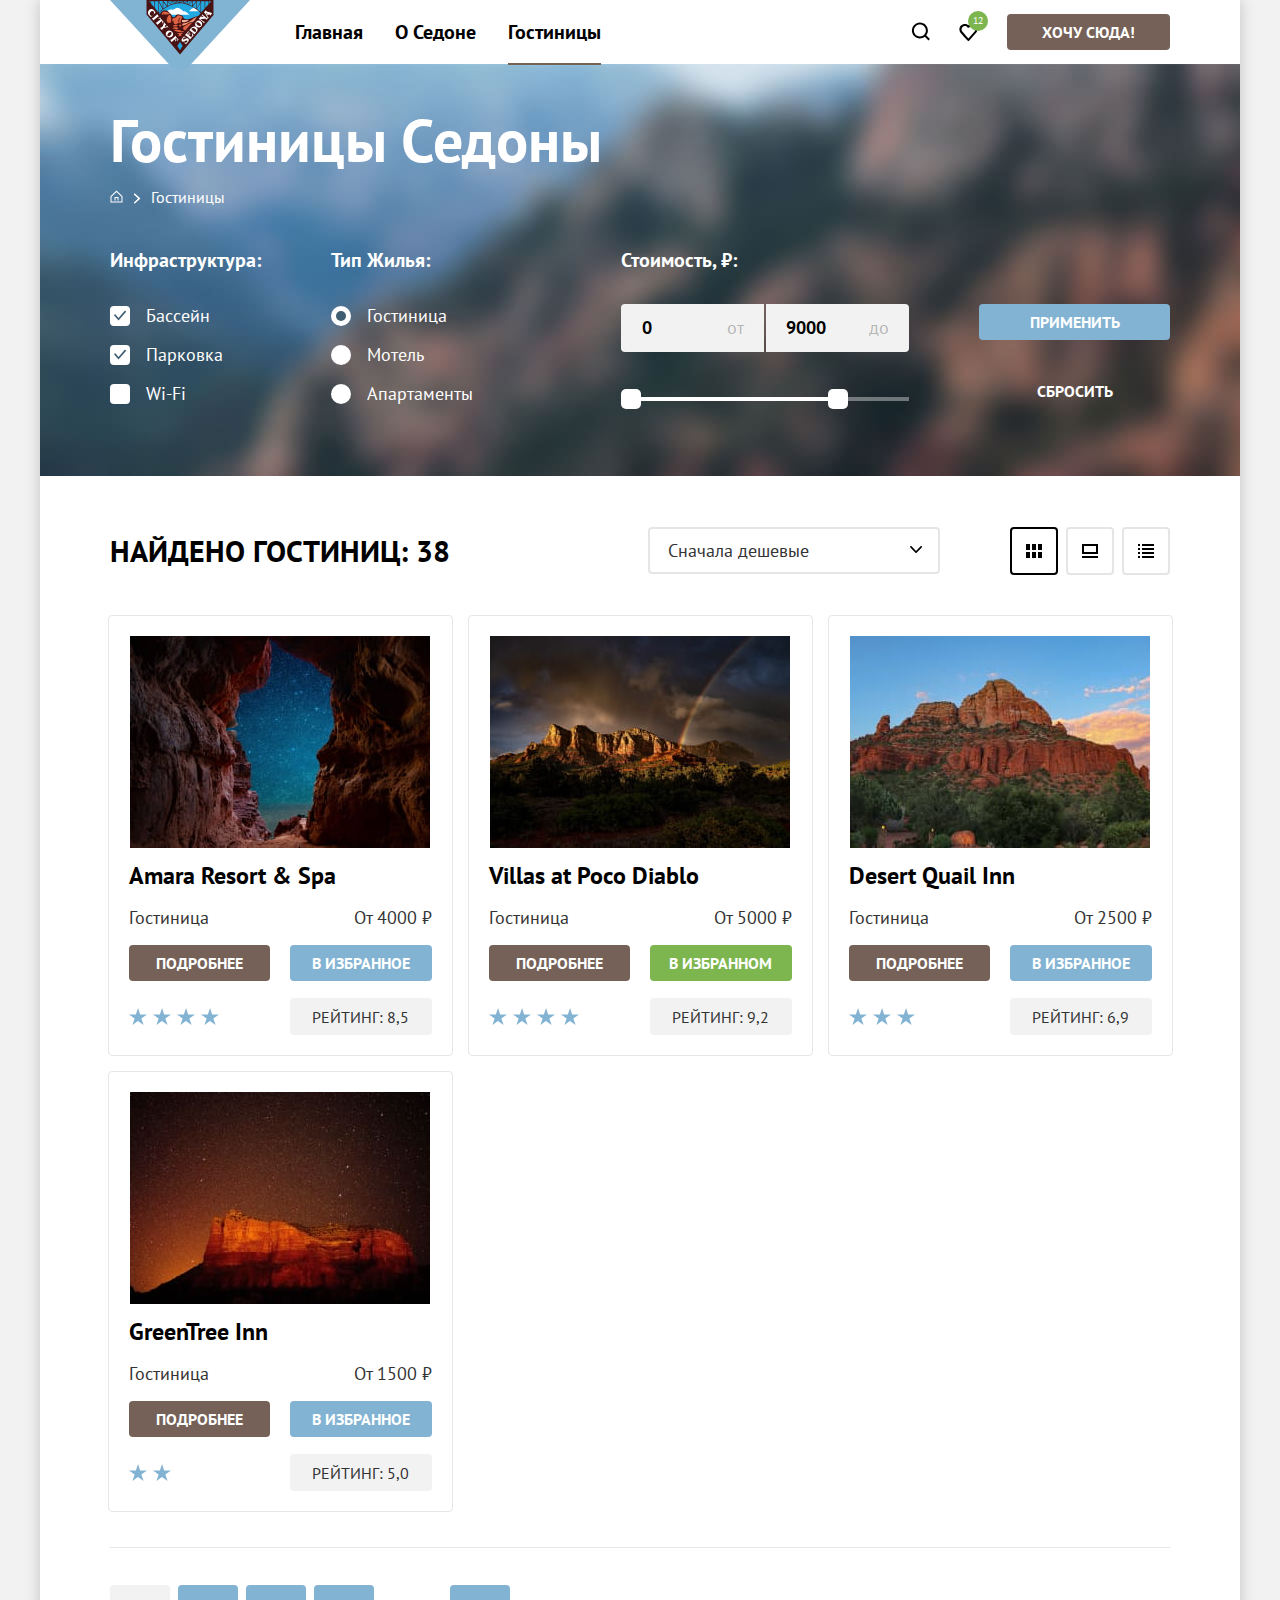
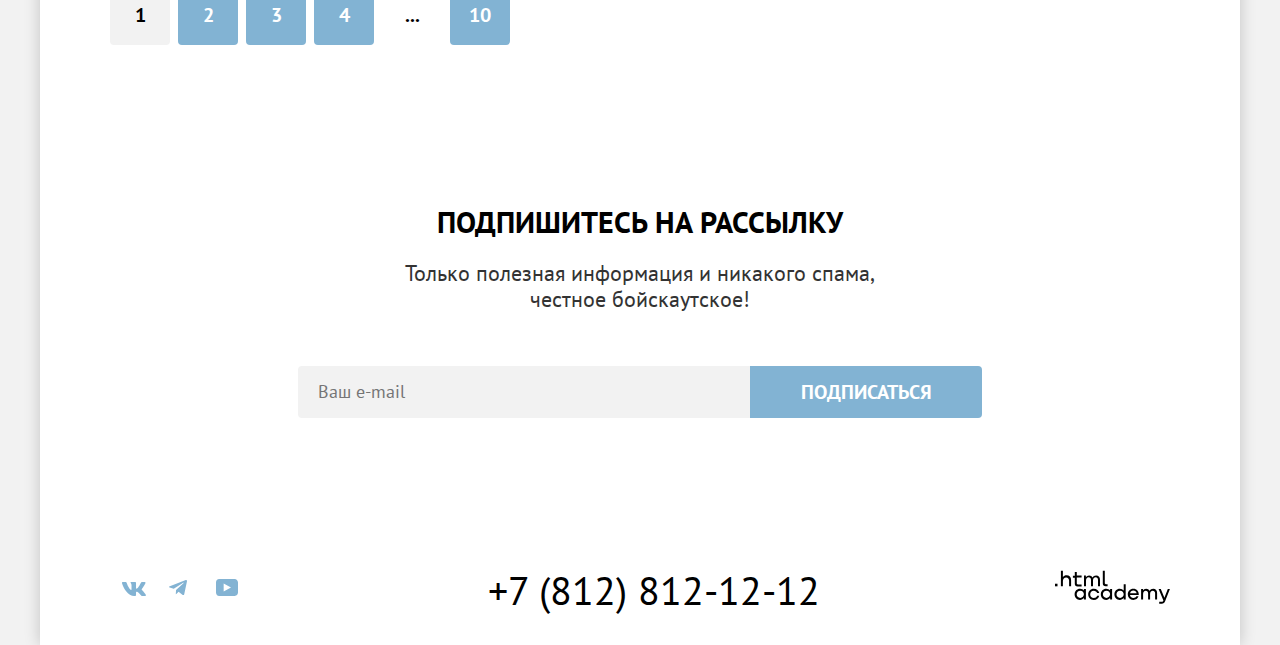
<file: catalogue.html>
<!DOCTYPE html>
<html lang="ru">

  <head>
    <meta charset="utf-8">
    <title>HTML Academy: Седона</title>
    <link rel="stylesheet" href="styles/styles.css">
    <link rel="icon" type="image/png" sizes="32x32" href="images/common/favicon.png">
  </head>

  <body>
    <div class="container">
      <header class="page-header">
        <nav class="navigation">
          <a class="navigation-logo" href="index.html">
            <img class="page-header-logo" alt="Логотип Седона." src="images/common/logo.svg" width="140" height="70">
          </a>
          <ul class="navigation-list">
            <li>
              <a class="navigation-link" href="index.html">Главная</a>
            </li>
            <li>
              <a class="navigation-link" href="about.html">О седоне</a>
            </li>
            <li class="navigation-current">
              <a class="navigation-link">Гостиницы</a>
            </li>
          </ul>
        </nav>

        <ul class="navigation-user">
          <li>
            <a class="navigation-link-search" href="#">
              <span class="visually-hidden">Поиск.
              </span>
              <svg width="19" height="19" viewBox="0 0 19 19" fill="none" xmlns="http://www.w3.org/2000/svg">
                <path
                  d="M18.8928 17.0083L15.1928 13.3287C16.1928 12.0359 16.8928 10.3453 16.8928 8.4558C16.8928 4.08011 13.2928 0.5 8.89282 0.5C4.49282 0.5 0.892822 4.17956 0.892822 8.55525C0.892822 12.9309 4.49282 16.511 8.89282 16.511C10.6928 16.511 12.3928 15.9144 13.7928 14.8204L17.4928 18.5L18.8928 17.0083ZM8.89282 14.5221C5.59282 14.5221 2.89282 11.837 2.89282 8.55525C2.89282 5.27348 5.59282 2.5884 8.89282 2.5884C12.1928 2.5884 14.8928 5.27348 14.8928 8.55525C14.8928 11.837 12.1928 14.5221 8.89282 14.5221Z"
                  fill="black" />
              </svg>
            </a>
          </li>
          <li>
            <a class="navigation-link-likes" href="#">
              <span class="visually-hidden">Избранное.
              </span>
              <svg width="19" height="17" viewBox="0 0 19 17" fill="none" xmlns="http://www.w3.org/2000/svg">
                <path
                  d="M9.29282 17C8.99282 17 8.69282 16.9 8.49282 16.6C3.09282 10.5 1.79282 9.1 1.49282 8.7C0.792822 7.8 0.392822 6.6 0.392822 5.4C0.392822 2.4 2.79282 0 5.89282 0C7.19282 0 8.39282 0.5 9.39282 1.3C10.3928 0.5 11.6928 0 12.8928 0C15.8928 0 18.3928 2.4 18.3928 5.4C18.3928 6.7 17.8928 7.9 17.0928 8.8L10.0928 16.7C9.89282 16.9 9.69282 17 9.29282 17ZM3.29282 7.5C3.59282 7.9 6.79282 11.5 9.39282 14.4L15.5928 7.4C16.0928 6.9 16.2928 6.2 16.2928 5.4C16.2928 3.6 14.7928 2.1 12.9928 2.1C11.9928 2.1 10.9928 2.6 10.2928 3.4C9.99282 3.7 9.69282 3.8 9.39282 3.8C9.09282 3.8 8.79282 3.6 8.59282 3.4C7.89282 2.6 6.89282 2.1 5.89282 2.1C4.09282 2.1 2.59282 3.6 2.59282 5.4C2.49282 6.3 2.89282 7 3.29282 7.5C3.19282 7.5 3.19282 7.5 3.29282 7.5Z"
                  fill="black" />
              </svg>
              <span class="likes-quantity">12
              </span>
            </a>
          </li>
          <li>
            <a class="button-brown-small navigation-link i-want" href="#">Хочу сюда!</a>
          </li>
        </ul>
      </header>

      <main class="main-container main-inner">

        <h1 class="visually-hidden">Каталог гостиниц.</h1>

        <section class="filter-content">

          <div>
            <h2 class="filter-title">Гостиницы Седоны</h2>
            <ul class="breadcrumbs">
              <li class="breadcrumbs-item breadcrumbs-main">
                <a href="index.html">
                  <svg class="breadcrumbs-icon" width="13" height="13" viewBox="0 0 13 13"
                    xmlns="http://www.w3.org/2000/svg">
                    <path
                      d="M6.5 0.5L0.5 6.30006V12.5001H12.5V6.30006L6.5 0.5ZM11.5 11.5001H1.5V6.70005L6.5 1.9L11.5 6.70005V11.5001Z" />
                    <path d="M4.5 10.5001H5.5V8.00005H7.5V10.5001H8.5V7.00005H4.5V10.5001Z" />
                  </svg>
                  <span class="visually-hidden">Главная.</span>
                </a>
              </li>
              <li class="breadcrumbs-item">
                <a class="breadcrumbs-link-hotels">Гостиницы</a>
              </li>
            </ul>

            <form class="filters" action="#" method="get">

              <div class="filters-right">
                <fieldset class="catalog-filter-group infra">
                  <legend class="catalog-filter-title">Инфраструктура:</legend>
                  <div class="catalog-filter-option">
                    <input class="visually-hidden custom-checkbox" type="checkbox" id="pool" name="pool" checked>
                    <label class="custom-label custom-checkbox-label" for="pool">Бассейн</label>
                  </div>
                  <div class="catalog-filter-option">
                    <input class="visually-hidden custom-checkbox" type="checkbox" id="park" name="park" checked>
                    <label class="custom-label custom-checkbox-label" for="park">Парковка</label>
                  </div>
                  <div class="catalog-filter-option">
                    <input class="visually-hidden custom-checkbox" type="checkbox" id="wifi" name="wifi">
                    <label class="custom-label custom-checkbox-label" for="wifi">Wi-Fi</label>
                  </div>
                </fieldset>

                <fieldset class="catalog-filter-group appartments">
                  <legend class="catalog-filter-title">Тип жилья:</legend>
                  <div class="catalog-filter-option">
                    <input class="visually-hidden custom-radio" type="radio" id="hotel" name="apartment" value="hotel"
                      checked>
                    <label class="custom-label custom-radio-label" for="hotel">Гостиница</label>
                  </div>
                  <div class="catalog-filter-option">
                    <input class="visually-hidden custom-radio" type="radio" id="motel" name="apartment" value="motel">
                    <label class="custom-label custom-radio-label" for="motel">Мотель</label>
                  </div>
                  <div class="catalog-filter-option">
                    <input class="visually-hidden custom-radio" type="radio" id="apartments" name="apartment"
                      value="apartments">
                    <label class="custom-label custom-radio-label" for="apartments">Апартаменты</label>
                  </div>
                </fieldset>
              </div>

              <fieldset class="price-filter-group">
                <legend class="price">Стоимость, ₽:</legend>
                <div class="range-slider">
                  <div class="range-wrapper-inputs">
                    <label class="price-from" for="price-from">от</label>
                    <input class="range-input-from" id="price-from" type="text" value="0" required>
                    <label class="price-to" for="price-to">до</label>
                    <input class="range-input-to" id="price-to" type="text" value="9000" required>
                  </div>
                  <div class="range-scale">
                    <div class="range-bar" style="left: 0; width: 220px">
                      <button class="range-toggle toggle-min" type="button">
                        <span class="visually-hidden">Изменить минимальную цену.</span>
                      </button>
                      <button class="range-toggle toggle-max" type="button">
                        <span class="visually-hidden">Изменить максимальную цену.</span>
                      </button>
                    </div>
                  </div>
                </div>
                <div class="filter-buttons">
                  <button class="button-blue-small" type="submit">Применить</button>
                  <button class="button-basic-small" type="reset">Сбросить</button>
                </div>
              </fieldset>

            </form>

          </div>

        </section>

        <section class="catalog-products">

          <div class="catalog-result">
            <h2 class="visually-hidden">Список гостиниц с фильтрами.</h2>

            <p>Найдено гостиниц: 38</p>

            <div class="result-wrapper">

              <div class="select-wrapper">
                <select class="select-control" aria-label="Сортировка">

                  <option value="cheap">Сначала дешевые
                  </option>
                  <option value="popular">Сначала популярные
                  </option>
                  <option value="expensive">Сначала дорогие
                  </option>

                </select>
              </div>

              <ul class="view">
                <li class="view-icon">
                  <a class="view-cards" href="#">
                    <span class="visually-hidden">Показать карточки.
                    </span>
                    <svg width="16" height="14" viewBox="0 0 16 14" fill="none" xmlns="http://www.w3.org/2000/svg">
                      <path d="M4 0H0V6H4V0Z" fill="black" />
                      <path d="M16 0H12V6H16V0Z" fill="black" />
                      <path d="M10 0H6V6H10V0Z" fill="black" />
                      <path d="M4 8H0V14H4V8Z" fill="black" />
                      <path d="M16 8H12V14H16V8Z" fill="black" />
                      <path d="M10 8H6V14H10V8Z" fill="black" />
                    </svg>
                  </a>
                </li>
                <li class="view-icon">
                  <a class="view-slideshow" href="#">
                    <span class="visually-hidden">Показать слайд-шоу.
                    </span>
                    <svg width="16" height="14" viewBox="0 0 16 14" fill="none" xmlns="http://www.w3.org/2000/svg">
                      <g clip-path="url(#clip0_33548_952)">
                        <path d="M16 12H0V14H16V12Z" fill="black" />
                        <path d="M14 2V8H2V2H14ZM16 0H0V10H16V0Z" fill="black" />
                      </g>
                      <defs>
                        <clipPath id="clip0_33548_952">
                          <rect width="16" height="14" fill="white" />
                        </clipPath>
                      </defs>
                    </svg>
                  </a>
                </li>
                <li class="view-icon">
                  <a class="view-list" href="#">
                    <span class="visually-hidden">Показать список.
                    </span>
                    <svg width="16" height="14" viewBox="0 0 16 14" fill="none" xmlns="http://www.w3.org/2000/svg">
                      <g clip-path="url(#clip0_33548_953)">
                        <path d="M2 0H0V2H2V0Z" fill="black" />
                        <path d="M16 0H4V2H16V0Z" fill="black" />
                        <path d="M2 4H0V6H2V4Z" fill="black" />
                        <path d="M16 4H4V6H16V4Z" fill="black" />
                        <path d="M2 8H0V10H2V8Z" fill="black" />
                        <path d="M16 8H4V10H16V8Z" fill="black" />
                        <path d="M2 12H0V14H2V12Z" fill="black" />
                        <path d="M16 12H4V14H16V12Z" fill="black" />
                      </g>
                      <defs>
                        <clipPath id="clip0_33548_953">
                          <rect width="16" height="14" fill="white" />
                        </clipPath>
                      </defs>
                    </svg>
                  </a>
                </li>
              </ul>

            </div>
          </div>

          <ul class="product-list">

            <li class="product-card">
              <a class="product-card-link" href="product.html">
                <img class="product-card-image" src="images/catalogue/hotels/hotel-1.jpg" alt="Ночное небо Амары."
                  width="300" height="212">
                <h3 class="product-card-title">Amara Resort & Spa</h3>
              </a>
              <div class="product-card-price">
                <p>Гостиница</p>
                <p>от 4000 ₽</p>
              </div>
              <div class="product-card-buttons">
                <a class="button-brown-small" href="#">подробнее</a>
                <button class="button-blue-small" type="button">в избранное</button>
              </div>
              <div class="rating">
                <span class="star">
                  <img src="images/catalogue/hotels/stars.svg" alt="Рейтинг 4 звезды." width="140" height="37">
                </span>
                <a class="rating-button" href="#">рейтинг: 8,5</a>
              </div>
            </li>

            <li class="product-card">
              <a class="product-card-link" href="product.html">
                <img class="product-card-image" src="images/catalogue/hotels/hotel-2.jpg" alt="Вид на горы Poco Diablo."
                  width="300" height="212">
                <h3 class="product-card-title">Villas at Poco Diablo</h3>
              </a>
              <div class="product-card-price">
                <p>Гостиница</p>
                <p>От 5000 ₽</p>
              </div>
              <div class="product-card-buttons">
                <a class="button-brown-small" href="#">подробнее</a>
                <button class="button-green" type="button">в избранном</button>
              </div>
              <div class="rating">
                <span class="star">
                  <img src="images/catalogue/hotels/stars-2.svg" alt="Рейтинг 4 звезды." width="140" height="37">
                </span>
                <a class="rating-button" href="#">рейтинг: 9,2</a>
              </div>
            </li>

            <li class="product-card">
              <a class="product-card-link" href="product.html">
                <img class="product-card-image" src="images/catalogue/hotels/hotel-3.jpg"
                  alt="Вид на пустыню Quail Inn." width="300" height="212">
                <h3 class="product-card-title">Desert Quail Inn</h3>
              </a>
              <div class="product-card-price">
                <p>Гостиница</p>
                <p>От 2500 ₽</p>
              </div>
              <div class="product-card-buttons">
                <a class="button-brown-small" href="#">подробнее</a>
                <button class="button-blue-small" type="button">в избранное</button>
              </div>
              <div class="rating">
                <span class="star">
                  <img src="images/catalogue/hotels/stars-3.svg" alt="Рейтинг 3 звезды." width="140" height="37">
                </span>
                <a class="rating-button" href="#">рейтинг: 6,9</a>
              </div>
            </li>

            <li class="product-card">
              <a class="product-card-link" href="product.html">
                <img class="product-card-image" src="images/catalogue/hotels/hotel-4.jpg"
                  alt="Горы под звездным небом Седоны." width="300" height="212">
                <h3 class="product-card-title">GreenTree Inn</h3>
              </a>
              <div class="product-card-price">
                <p>Гостиница</p>
                <p>От 1500 ₽</p>
              </div>
              <div class="product-card-buttons">
                <a class="button-brown-small" href="#">подробнее</a>
                <button class="button-blue-small" type="button">в избранное</button>
              </div>
              <div class="rating">
                <span class="star">
                  <img src="images/catalogue/hotels/stars-4.svg" alt="Рейтинг 2 звезды." width="140" height="37">
                </span>
                <a class="rating-button" href="#">рейтинг: 5,0</a>
              </div>
            </li>

          </ul>

          <ul class="pagination">
            <li class="pagination-item pagination-current">
              <a>1</a>
            </li>
            <li class="pagination-item pagination-regular">
              <a href="#">2</a>
            </li>
            <li class="pagination-item pagination-regular">
              <a href="#">3</a>
            </li>
            <li class="pagination-item pagination-regular">
              <a href="#">4</a>
            </li>
            <li class="pagination-item pagination-dots">
              <a href="#">...</a>
            </li>
            <li class="pagination-item pagination-regular">
              <a href="#">10</a>
            </li>
          </ul>

        </section>

        <section class="subscribe-inner">
          <h2 class="subscribe-title">Подпишитесь на рассылку</h2>
          <p class="subscribe-description-inner">Только полезная информация и никакого спама,<span
              class="display-block">честное бойскаутское!</span>
          </p>
          <form class="subscribe-email" action="#" method="get">
            <input class="subscribe-input" type="text" name="input-email" placeholder="Ваш e-mail">
            <button class="button-blue-big subscribe-button" type="submit">Подписаться</button>
          </form>
        </section>

      </main>

      <footer>
        <div class="footer-container">
          <section class="footer-social">
            <h3 class="visually-hidden">Социальные сети.</h3>
            <ul class="footer-social-list">
              <li class="footer-social-item">
                <a class="footer-link" href="https://vk.com/htmlacademy">
                  <span class="visually-hidden">VK.
                  </span>
                  <svg class="footer-icon" width="24" height="14" viewBox="0 0 24 14" fill="none"
                    xmlns="http://www.w3.org/2000/svg">
                    <path fill-rule="evenodd" clip-rule="evenodd"
                      d="M23.45 0.948C23.616 0.402 23.45 0 22.655 0H20.03C19.362 0 19.054 0.347 18.887 0.73C18.887 0.73 17.552 3.926 15.661 6.002C15.049 6.604 14.771 6.795 14.437 6.795C14.27 6.795 14.019 6.604 14.019 6.057V0.948C14.019 0.292 13.835 0 13.279 0H9.151C8.734 0 8.483 0.304 8.483 0.593C8.483 1.214 9.429 1.358 9.526 3.106V6.904C9.526 7.737 9.373 7.888 9.039 7.888C8.149 7.888 5.984 4.677 4.699 1.003C4.45 0.288 4.198 0 3.527 0H0.9C0.15 0 0 0.347 0 0.73C0 1.412 0.89 4.8 4.145 9.281C6.315 12.341 9.37 14 12.153 14C13.822 14 14.028 13.632 14.028 12.997V10.684C14.028 9.947 14.186 9.8 14.715 9.8C15.105 9.8 15.772 9.992 17.33 11.467C19.11 13.216 19.403 14 20.405 14H23.03C23.78 14 24.156 13.632 23.94 12.904C23.702 12.18 22.852 11.129 21.725 9.882C21.113 9.172 20.195 8.407 19.916 8.024C19.527 7.533 19.638 7.314 19.916 6.877C19.916 6.877 23.116 2.451 23.449 0.948H23.45Z" />
                  </svg>
                </a>
              </li>
              <li class="footer-social-item">
                <a class="footer-link" href="https://t.me/htmlacademy">
                  <span class="visually-hidden">Telegram.
                  </span>
                  <svg class="footer-icon" width="18" height="16" viewBox="0 0 18 16" fill="none"
                    xmlns="http://www.w3.org/2000/svg">
                    <path
                      d="M16.785 0.0992597L0.840489 6.24776C-0.247661 6.68481 -0.241365 7.29184 0.640845 7.56253L4.73445 8.83953L14.2058 2.8637C14.6537 2.59121 15.0629 2.7378 14.7265 3.03636L7.05283 9.96185H7.05103L7.05283 9.96275L6.77045 14.1823C7.18413 14.1823 7.36669 13.9925 7.59871 13.7686L9.58705 11.8351L13.7229 14.89C14.4855 15.31 15.0332 15.0941 15.2229 14.1841L17.9379 1.38885C18.2158 0.274623 17.5126 -0.229883 16.785 0.0992597Z" />
                  </svg>
                </a>
              </li>
              <li class="footer-social-item">
                <a class="footer-link" href="https://www.youtube.com/user/htmlacademyru">
                  <span class="visually-hidden">YouTube.
                  </span>
                  <svg class="footer-icon" width="22" height="17" viewBox="0 0 22 17" fill="none"
                    xmlns="http://www.w3.org/2000/svg">
                    <path
                      d="M18.607 0H3.17413C1.31343 0 0 1.59375 0 3.4V13.4937C0 15.4062 1.31343 17 3.17413 17H18.8259C20.4677 17 22 15.4062 22 13.6V3.4C21.7811 1.59375 20.4677 0 18.607 0ZM7.66169 12.5375V4.4625L14.995 8.5L7.66169 12.5375Z" />
                  </svg>
                </a>
              </li>
            </ul>
          </section>
          <a class="footer-social-address-phone" href="tel:+78128121212">+7 (812) 812-12-12</a>
          <a href="https://htmlacademy.ru/">
            <span class="visually-hidden">Сайт разработчика.
            </span>
            <svg class="footer-logo" width="115" height="34" viewBox="0 0 115 34" xmlns="http://www.w3.org/2000/svg">
              <path d="M0 13.7232V16.3232H2.5V13.7232H0Z" />
              <path
                d="M11.6 5.32324C10 5.32324 8.8 6.02324 8 7.02324H7.9V0.823242H5.9V16.3232H7.9V11.0232C7.9 8.92324 9.2 7.42324 11.2 7.42324C13 7.42324 14.1 8.82324 14.1 10.6232V16.3232H16.1V10.2232C16.2 7.22324 14.3 5.32324 11.6 5.32324Z" />
              <path
                d="M26.6 5.62324H21.8V1.92324H19.8V5.72324H17.9V7.72324H19.8V13.7232C19.8 15.4232 20.8 16.4232 22.5 16.4232H26.6V14.4232H22.9C22.2 14.4232 21.8 14.0232 21.8 13.3232V7.62324H26.6V5.62324Z" />
              <path
                d="M41.1 5.42324C39.5 5.42324 38.2 6.22324 37.6 7.52324H37.5C36.9 6.32324 35.7 5.42324 34.1 5.42324C32.7 5.42324 31.6 6.22324 31 7.22324H30.9V5.62324H29V16.2232H31V10.8232C31 8.82324 32 7.32324 33.6 7.32324C35.1 7.32324 36 8.32324 36 9.92324V16.2232H38V10.6232C38 8.22324 39.4 7.32324 40.6 7.32324C42.1 7.32324 43 8.32324 43 9.92324V16.2232H45V9.72324C45.1 7.22324 43.6 5.42324 41.1 5.42324Z" />
              <path
                d="M47.8 13.5232C47.8 15.2232 48.8 16.2232 50.6 16.2232H52.6V14.2232H50.9C50.2 14.2232 49.8 13.8232 49.8 13.1232V0.823242H47.8V13.5232Z" />
              <path
                d="M28.9 20.5232C28 19.4232 26.7 18.7232 25 18.7232C21.9 18.7232 19.6 21.0232 19.6 24.3232C19.6 27.6232 21.9 29.9232 25 29.9232C26.8 29.9232 28 29.1232 28.8 28.0232H28.9V29.6232H30.9V19.0232H28.9V20.5232ZM25.3 27.9232C23.1 27.9232 21.7 26.3232 21.7 24.3232C21.7 22.3232 23.1 20.7232 25.3 20.7232C27.5 20.7232 28.9 22.3232 28.9 24.3232C28.9 26.2232 27.5 27.9232 25.3 27.9232Z" />
              <path
                d="M44.2 22.8232C43.7 20.4232 41.6 18.7232 38.8 18.7232C35.4 18.7232 33.2 21.2232 33.2 24.3232C33.2 27.4232 35.4 29.9232 38.8 29.9232C41.6 29.9232 43.7 28.1232 44.2 25.7232H42.1C41.7 27.0232 40.4 28.0232 38.8 28.0232C36.6 28.0232 35.2 26.4232 35.2 24.4232C35.2 22.4232 36.6 20.8232 38.8 20.8232C40.4 20.8232 41.6 21.8232 42.1 23.0232H44.2V22.8232Z" />
              <path
                d="M55.1 20.5232C54.2 19.4232 52.9 18.7232 51.2 18.7232C48.1 18.7232 45.8 21.0232 45.8 24.3232C45.8 27.6232 48.1 29.9232 51.2 29.9232C53 29.9232 54.2 29.1232 55 28.0232H55.1V29.6232H57.1V19.0232H55.1V20.5232ZM51.5 27.9232C49.3 27.9232 47.9 26.3232 47.9 24.3232C47.9 22.3232 49.3 20.7232 51.5 20.7232C53.7 20.7232 55.1 22.3232 55.1 24.3232C55.1 26.2232 53.6 27.9232 51.5 27.9232Z" />
              <path
                d="M68.7 20.6232C67.8 19.5232 66.5 18.7232 64.8 18.7232C61.7 18.7232 59.4 21.0232 59.4 24.3232C59.4 27.6232 61.6 29.9232 64.8 29.9232C66.5 29.9232 67.8 29.1232 68.6 28.1232H68.7V29.6232H70.7V14.2232H68.7V20.6232ZM65.1 27.9232C62.9 27.9232 61.5 26.3232 61.5 24.3232C61.5 22.3232 62.9 20.7232 65.1 20.7232C67.3 20.7232 68.7 22.3232 68.7 24.3232C68.6 26.3232 67.2 27.9232 65.1 27.9232Z" />
              <path
                d="M78.3 18.7232C75 18.7232 72.8 21.2232 72.8 24.3232C72.8 27.3232 74.9 29.9232 78.3 29.9232C80.8 29.9232 82.8 28.6232 83.5 26.3232H81.4C80.9 27.3232 79.8 27.9232 78.4 27.9232C76.5 27.9232 75.1 26.6232 75 25.0232H83.8C84 21.4232 81.8 18.7232 78.3 18.7232ZM78.3 20.6232C80 20.6232 81.3 21.6232 81.6 23.2232H75.1C75.4 21.7232 76.6 20.6232 78.3 20.6232Z" />
              <path
                d="M98.2 18.7232C96.6 18.7232 95.3 19.5232 94.6 20.7232H94.5C93.9 19.5232 92.7 18.7232 91.1 18.7232C89.7 18.7232 88.6 19.4232 88 20.5232V19.0232H86.1V29.6232H88.1V24.2232C88.1 22.2232 89.1 20.8232 90.7 20.7232C92.2 20.7232 93.1 21.7232 93.1 23.3232V29.6232H95.1V24.0232C95.1 21.6232 96.5 20.7232 97.7 20.7232C99.2 20.7232 100.1 21.7232 100.1 23.3232V29.6232H102.1V23.1232C102.2 20.5232 100.7 18.7232 98.2 18.7232Z" />
              <path
                d="M109.4 27.8232L105.8 18.9232H103.6L108.4 30.5232C108.1 31.4232 107.7 31.7232 106.7 31.7232H104.2V33.7232H106.7C108.5 33.7232 109.5 32.9232 110.2 31.1232L114.9 18.9232H112.8L109.4 27.8232Z" />
            </svg>
          </a>
        </div>
      </footer>
    </div>
  </body>

</html>
</file>
<file: styles/styles.css>
@font-face {
  font-family: "PT Sans";
  font-weight: 400;
  font-style: normal;

  src: url("../fonts/ptsans-400.woff2") format("woff2");
  font-display: swap;
}

@font-face {
  font-family: "PT Sans";
  font-weight: 700;
  font-style: normal;

  src: url("../fonts/ptsans-700.woff2") format("woff2");
  font-display: swap;
}

html {
  height: 100%;
}

body {
  font-family: "PT Sans", sans-serif;
  font-size: 18px;
  line-height: 24px;

  height: 100%;
  margin: 0;
  padding: 0;

  color: #000;
  background-color: #f2f2f2;
}

.display-block {
  display: block;
}

.main-container {
  flex-grow: 1;
}

.container {
  display: flex;
  flex-direction: column;

  width: 1200px;
  min-height: 100%;
  margin: 0 auto;

  background-color: #fff;
  box-shadow: 0 0 15px #00000033;
}

.visually-hidden {
  position: absolute;

  overflow: hidden;
  clip: rect(0 0 0 0);

  width: 1px;
  height: 1px;

  white-space: nowrap;

  clip-path: inset(50%);
}

.button-brown-small {
  font-family: "PT Sans", sans-serif;
  font-style: normal;
  font-size: 16px;
  font-weight: 700;
  line-height: 20px;

  display: flex;

  padding: 8px;

  cursor: pointer;
  text-decoration: none;
  text-transform: uppercase;

  color: #fff;
  border: none;
  border-radius: 4px;
  background-color: #756157;

  align-items: center;
}

.button-brown-small:hover,
.button-brown-small:focus {
  outline: none;
  background-color: #615048;
}

.button-brown-small:active {
  color: #ffffff4d;
  background-color: #756157;
}

.button-brown-small:disabled {
  background-color: #e5e5e5;
}

.button-brown-big {
  font-family: "PT Sans", sans-serif;
  font-style: normal;
  font-size: 20px;
  font-weight: 700;
  line-height: 36px;

  display: inline-block;

  padding: 8px;

  cursor: pointer;
  text-decoration: none;
  text-transform: uppercase;

  color: #fff;
  border: none;
  border-radius: 4px;
  background-color: #756157;
}

.button-brown-big:hover,
.button-brown-big:focus {
  outline: none;
  background-color: #615048;
}

.button-brown-big:active {
  color: #ffffff4d;
  background-color: #756157;
}

.button-brown-big:disabled {
  background-color: #e5e5e5;
}

.button-blue-small {
  font-family: "PT Sans", sans-serif;
  font-style: normal;
  font-size: 16px;
  font-weight: 700;
  line-height: 20px;

  display: flex;

  padding: 8px;

  cursor: pointer;
  text-decoration: none;
  text-transform: uppercase;

  color: #fff;
  border: none;
  border-radius: 4px;
  background-color: #82b3d3;

  justify-content: center;
  align-items: center;
}

.button-blue-small:hover,
.button-blue-small:focus {
  outline: none;
  background-color: #68a2ca;
}

.button-blue-small:active {
  color: #ffffff4d;
  background-color: #82b3d3;
}

.button-blue-small:disabled {
  background-color: #e5e5e5;
}

.button-blue-big {
  font-family: "PT Sans", sans-serif;
  font-style: normal;
  font-size: 20px;
  font-weight: 700;
  line-height: 36px;

  display: flex;

  padding: 8px;

  cursor: pointer;
  text-decoration: none;
  text-transform: uppercase;

  color: #fff;
  border: none;
  border-radius: 0 4px 4px 0;
  background-color: #82b3d3;

  justify-content: center;
  align-items: center;
}

.button-blue-big:hover,
.button-blue-big:focus {
  outline: none;
  background-color: #68a2ca;
}

.button-blue-big:active {
  color: #ffffff4d;
  background-color: #82b3d3;
}

.button-blue-big:disabled {
  background-color: #e5e5e5;
}

.button-basic-small {
  font-family: "PT Sans", sans-serif;
  font-size: 16px;
  font-weight: 700;
  font-style: normal;
  line-height: 20px;

  display: flex;

  padding: 8px;

  cursor: pointer;
  text-decoration: none;
  text-transform: uppercase;

  color: #fff;
  border: 3px solid transparent;
  border-radius: 4px;
  background-color: #82b2d300;

  justify-content: center;
  align-items: center;
}

.button-basic-small:hover {
  opacity: 0.6;
}

.button-basic-small:focus {
  border: 3px solid #83b3d3;
  outline: none;
}

.button-basic-small:active {
  color: #ffffff4d;
}

.button-basic-small:disabled {
  opacity: 0.1;
}

.button-green {
  font-family: "PT Sans", sans-serif;
  font-style: normal;
  font-weight: 700;
  font-size: 16px;
  line-height: 20px;

  display: flex;

  height: 100%;
  padding: 8px 0;

  cursor: pointer;
  text-transform: uppercase;

  color: #fff;
  border: none;
  border-radius: 4px;
  background-color: #7db54f;

  justify-content: center;
  align-items: center;
}

.button-green:hover,
.button-green:focus {
  outline: none;
  background-color: #6c9e42;
}

.button-green:active {
  color: #ffffff4d;
  background-color: #7db54f;
}

.button-green:disabled {
  background-color: #e5e5e5;
}

.page-header {
  position: relative;

  display: flex;

  min-height: 64px;
  padding: 0 70px;

  background-color: #fff;

  justify-content: space-between;
}

.navigation {
  display: flex;
}

.navigation-logo {
  position: absolute;
  z-index: 2;
}

.navigation-list {
  display: flex;

  max-width: 620px;
  padding-left: 185px;

  list-style-type: none;

  flex-wrap: wrap;
  align-items: center;
  gap: 32px;
}

.navigation-user {
  display: flex;

  margin: 0;
  padding: 0;

  list-style-type: none;

  align-items: center;
  gap: 29px;
}

.navigation-user li:nth-child(-n + 2) {
  margin-top: 5px;
}

.navigation-link {
  font-family: "PT Sans", sans-serif;
  font-style: normal;
  font-size: 20px;
  line-height: 24px;
  font-weight: 700;

  position: relative;

  text-decoration: none;
  text-transform: capitalize;

  color: inherit;
}

.navigation-current .navigation-link::after {
  position: absolute;
  bottom: -20px;
  left: 0;

  width: 100%;
  height: 2px;

  content: "";

  background-color: #756257;
}

.navigation-link-likes {
  position: relative;
}

.likes-quantity {
  font-family: "PT Sans", sans-serif;
  font-style: normal;
  font-weight: 400;
  line-height: 10px;
  font-size: 10px;

  position: absolute;
  top: -12px;
  right: -10px;

  display: flex;

  width: 20px;
  height: 20px;

  color: #fff;
  border-radius: 50%;
  background-color: #7db54f;

  justify-content: center;
  align-items: center;
}

.i-want {
  font-family: "PT Sans", sans-serif;
  font-style: normal;
  font-weight: 700;
  font-size: 16px;
  line-height: 20px;

  text-transform: uppercase;

  padding: 8px 35px;

  color: #fff;
}

.hero {
  position: relative;

  display: flex;
  flex-direction: column;

  min-height: 485px;

  background-color: #82b3d3;
  background-image: url("../images/main/index-background.jpg");
  background-repeat: no-repeat;
  background-size: cover;
}

.hero p {
  margin-bottom: 0;
}

.hero::after {
  position: absolute;
  right: 0;
  bottom: 0;

  width: 100%;
  height: 57px;

  content: "";

  background-image: url("data:image/svg+xml,%3Csvg width='1200' height='57' fill='none' xmlns='http://www.w3.org/2000/svg'%3E%3Cg clip-path='url(%23a)'%3E%3Cpath d='M0 57V0l250 24V0l350 57L950 0v24l250-24v57H0Z' fill='%23fff'/%3E%3C/g%3E%3Cdefs%3E%3CclipPath id='a'%3E%3Cpath fill='%23fff' d='M0 0h1200v57H0z'/%3E%3C/clipPath%3E%3C/defs%3E%3C/svg%3E");
}

.hero-img {
  width: 458px;
  height: 352px;
  margin: 0 auto;
  padding-top: 50px;
}

.welcome {
  width: 100%;
  height: auto;
}

.hero-bottom {
  min-height: 282px;

  text-align: center;
}

.hero-bottom h2 {
  font-family: "PT Sans", sans-serif;
  font-style: normal;
  font-weight: 700;
  font-size: 30px;
  line-height: 36px;

  margin: 0;
  padding: 69px 285px 25px;

  text-transform: uppercase;
}

.hero-bottom p {
  font-family: "PT Sans", sans-serif;
  font-style: normal;
  font-weight: 400;
  font-size: 22px;
  line-height: 26px;

  margin: 0;
  padding: 0 270px 90px 275px;
}

.advantages-list {
  display: flex;

  margin: 0;
  padding: 0;

  list-style-type: none;

  flex-wrap: wrap;
}

.advantages-item {
  box-sizing: border-box;

  display: flex;

  width: 400px;
  min-height: 384px;
  padding: 85px 80px;
}

.big-photo {
  height: 100%;
  object-fit: cover;
}

.centered-content {
  margin: auto;
  padding: 85px;
}

.advantages-title {
  font-family: "PT Sans", sans-serif;
  font-style: normal;
  font-weight: 700;
  font-size: 24px;
  line-height: 28px;

  position: relative;

  width: 175px;
  margin: 0 auto 60px;

  text-align: center;
  text-transform: uppercase;
}

.advantages-description {
  line-height: 21px;

  text-align: center;
}

.true-town {
  width: 100%;
  padding: 0;
}

.diablo-bridge {
  width: 100%;
  padding: 0;

  order: 2;
}

.blue {
  color: #fff;
  background-color: #82b3d3;
}

.gray-blue {
  display: flex;

  padding: 85px 80px;

  color: #000;
  background-color: #83b3d333;

  align-items: center;
}

.light-blue {
  display: flex;

  padding: 85px 80px;

  color: #000;
  background-color: #83b3d31f;

  align-items: center;
}

.trans-blue {
  display: flex;

  padding: 85px 80px;

  color: #000;
  background-color: #83b3d31f;

  align-items: center;
}

.advantages-title::after {
  position: absolute;
  bottom: -31px;
  left: 50%;
  transform: translateX(-50%);

  width: 60px;
  height: 2px;

  content: "";
}

.true-town .advantages-title::after,
.diablo-bridge .advantages-title::after {
  background-color: #ffffff4d;
}

.trans-blue .advantages-title::after,
.gray-blue .advantages-title::after,
.light-blue .advantages-title::after {
  background-color: #0000004d;
}

.icon {
  position: relative;

  padding-top: 75px;

  width: 100%;
}

.icon-title {
  font-family: "PT Sans", sans-serif;
  font-style: normal;
  font-weight: 700;
  font-size: 24px;
  line-height: 28px;

  margin: 22px 0 30px;

  text-align: center;
  text-transform: uppercase;
}

.icon .advantages-description {
  margin: 0;
}

.icon::after {
  position: absolute;
  top: -5px;
  left: 50%;

  display: block;

  width: 75px;
  height: 72px;

  content: "";
  transform: translateX(-50%);

  background-repeat: no-repeat;
  background-position: center;
  background-size: contain;
}

.icon-hotels::after {
  background-image: url("../images/main/advantages/Advantage-icon.svg");
}

.icon-food::after {
  background-image: url("../images/main/advantages/Advantage-icon-2.svg");
}

.icon-souvenirs::after {
  background-image: url("../images/main/advantages/Advantage-icon-3.svg");
}

.interested {
  padding: 96px 0;

  text-align: center;
}

.interested .button-brown-big {
  min-width: 360px;
}

.interested-title {
  font-family: "PT Sans", sans-serif;
  font-style: normal;
  font-weight: 700;
  font-size: 30px;
  line-height: 36px;

  margin: -5px;

  text-transform: uppercase;
}

.interested-description {
  font-family: "PT Sans", sans-serif;
  font-style: normal;
  font-weight: 400;
  font-size: 22px;
  line-height: 26px;

  margin: 25px 0 55px;

  color: #333;
}

.subscribe {
  box-sizing: border-box;

  min-height: 417px;
  padding: 96px 0;

  text-align: center;

  color: #fff;
  background-color: #82b3d3;
  background-image: url("../images/main/subscribe.jpg");
  background-size: cover;
  background-position: top center;
  background-repeat: no-repeat;

  justify-content: center;
}

.subscribe-title {
  font-family: "PT Sans", sans-serif;
  font-style: normal;
  font-weight: 700;
  font-size: 30px;
  line-height: 36px;

  margin: 0 0 20px;

  text-transform: uppercase;
}

.subscribe-description {
  font-family: "PT Sans", sans-serif;
  font-style: normal;
  font-weight: 400;
  font-size: 22px;
  line-height: 26px;

  margin: 0 0 55px;
}

.subscribe-email {
  display: flex;
  justify-content: center;
}

.subscribe-input {
  box-sizing: border-box;

  font-family: "PT Sans", sans-serif;
  font-style: normal;
  font-weight: 400;
  font-size: 18px;
  line-height: 24px;

  width: 452px;
  padding: 14px 0 14px 20px;

  border: none;
  border-radius: 4px 0 0 4px;
  background-color: #f2f2f2;
}

.subscribe-input:focus {
  outline: none;
}

.subscribe-button {
  width: 232px;
}

.footer-container {
  box-sizing: border-box;

  display: flex;

  min-height: 120px;
  padding: 40px 70px 30px;

  justify-content: space-between;
  align-items: center;
}

.footer-social-list {
  display: flex;

  max-width: 142px;
  margin: 0 0 0 12px;
  padding: 0;

  list-style-type: none;

  flex-wrap: wrap;
}

.footer-social-item {
  min-width: 47px;
}

.footer-icon {
  fill: #83b3d3;
}

.footer-icon:hover,
.footer-icon:focus {
  outline: none;

  fill: #68a2ca;
}

.footer-icon:active {
  fill: #68a2ca4d;
}

.footer-social-address-phone {
  font-family: "PT Sans", sans-serif;
  font-style: normal;
  font-weight: 400;
  font-size: 40px;
  line-height: 40px;

  text-decoration: none;

  margin-left: -10px;

  color: inherit;
}

.footer-social-address-phone:hover,
.footer-social-address-phone:focus {
  color: #756157;
  outline: none;
}

.footer-social-address-phone:active {
  color: #7561574d;
}

.footer-logo:hover,
.footer-logo:focus {
  outline: none;

  fill: #756157;
}

.footer-logo:active {
  fill: #7561574d;
}

.filter-content {
  box-sizing: border-box;

  min-height: 412px;
  padding: 37px 70px 50px;

  color: #fff;
  background-color: #756157;
  background-image: url("../images/catalogue/hotels/filter.jpg");
  background-size: cover;
  background-position: top center;
  background-repeat: no-repeat;
}

.filter-content h2 {
  margin: 0;
}

.filter-title {
  font-family: "PT Sans", sans-serif;
  font-size: 60px;
  font-weight: 700;
  font-style: normal;
  line-height: 78px;
}

.filters {
  display: flex;

  justify-content: space-between;
  align-items: flex-start;
}

.filters fieldset {
  border: none;
}

.filters-right {
  display: flex;

  gap: 70px;
}

.breadcrumbs {
  font-family: "PT Sans", sans-serif;
  font-style: normal;
  font-weight: 400;
  font-size: 16px;
  line-height: 21px;

  position: relative;

  display: flex;

  margin: 8px 0 40px 0;
  padding: 0;

  list-style-type: none;

  gap: 28px;
}

.breadcrumbs-main::after {
  position: absolute;
  top: 1px;
  left: 23px;

  width: 8px;
  height: 20px;

  content: "";

  background-image: url("data:image/svg+xml,%3Csvg width='8' height='11' fill='none' xmlns='http://www.w3.org/2000/svg'%3E%3Cpath d='M6.92 4.97 2.17.72c-.25-.25-.75-.25-1.13 0-.37.25-.25.75 0 1l4.13 3.75-4 3.75a.76.76 0 0 0 0 1c0 .12.37.25.5.25.12 0 .37-.13.5-.25l4.75-4.25a.59.59 0 0 0 0-1Z' fill='%23fff'/%3E%3C/svg%3E");
  background-repeat: no-repeat;
  background-position: center;
}

.breadcrumbs-icon {
  fill: #fff;
}

.breadcrumbs-icon:hover {
  fill: #ffffff99;
}

.breadcrumbs-icon:focus {
  outline: none;

  fill: #fff;
}

.breadcrumbs-icon:active {
  fill: #ffffff4d;
}

.catalog-filter-group {
  margin: 0;
  padding: 0;
}

.catalog-filter-title {
  font-family: "PT Sans", sans-serif;
  font-style: normal;
  line-height: 24px;
  font-size: 20px;
  font-weight: 700;

  margin: 0 0 32px 0;
  padding: 0;

  text-transform: capitalize;
}

.catalog-filter-option {
  line-height: 23px;

  display: flex;

  margin: 0 0 16px 0;
}

.custom-label {
  position: relative;

  padding-left: 36px;
}

.custom-label:hover {
  opacity: 0.8;
}

.custom-label:active {
  opacity: 0.4;
}

.custom-label::before {
  position: absolute;
  top: 50%;
  left: 0;

  width: 20px;
  height: 20px;

  content: "";
  transform: translateY(-50%);

  border-radius: 4px;
  background-color: #fff;
  background-repeat: no-repeat;
  background-position: center;
}

.custom-radio-label::before {
  border-radius: 50%;
}

.custom-checkbox:focus + .custom-label::before,
.custom-radio:focus + .custom-label::before {
  left: -3px;

  border: 3px solid #83b3d3;
}

.custom-checkbox:active + .custom-label::before,
.custom-radio:active + .custom-label::before {
  left: -2px;

  border: 2px solid #83b3d3;
}

.custom-checkbox:checked + .custom-checkbox-label::before {
  background-image: url("data:image/svg+xml,%3Csvg xmlns='http://www.w3.org/2000/svg' width='13' height='11' fill='none'%3E%3Cpath fill='%233F5E72' d='M11 .5 4.5 7.9 1.1 4 0 5.2l4.5 5.2 7.7-8.6L11 .5Z'/%3E%3C/svg%3E");
}

.custom-radio:checked + .custom-radio-label::after {
  position: absolute;
  top: 50%;
  left: 5px;

  width: 10px;
  height: 10px;

  content: "";
  transform: translateY(-50%);

  border-radius: 50%;
  background-color: #3f5e72;
}

.price-filter-group {
  display: flex;

  width: 549px;
  margin: 0;
  padding: 0;

  justify-content: space-between;
}

.range-slider {
  display: flex;
  flex-direction: column;
}

.range-wrapper-inputs {
  position: relative;

  height: 48px;

  display: flex;

  justify-content: center;
}

.range-scale {
  position: relative;

  height: 4px;
  margin: 45px 0 16px;

  background-color: #ffffff60;
}

.range-bar {
  position: absolute;

  height: 4px;

  background-color: #fff;
}

.range-toggle {
  position: absolute;

  width: 20px;
  height: 20px;

  cursor: pointer;

  border: none;
  border-radius: 5px;
  background-color: #fff;
}

.range-toggle:hover {
  background-color: #f2f2f2;
}

.range-toggle:focus {
  border: 3px solid #83b3d3;
  outline: none;
}

.range-toggle:active {
  border: 2px solid #83b3d3;
}

.toggle-min {
  top: -8px;
}

.toggle-max {
  top: -8px;
  right: -7px;
}

.filter-buttons {
  display: flex;
  flex-direction: column;

  width: 191px;

  gap: 30px;
}

.price {
  font-family: "PT Sans", sans-serif;
  font-style: normal;
  line-height: 24px;
  font-size: 20px;
  font-weight: 700;

  margin: 0 0 32px 0;
  padding: 0;
}

.price-from {
  position: absolute;
  top: 12px;
  right: 165px;

  color: #00000045;
}

.price-to {
  position: absolute;
  top: 12px;
  right: 20px;

  color: #00000045;
}

.range-input-from {
  box-sizing: border-box;

  font: inherit;

  width: 143px;
  margin-right: 2px;
  padding: 12px 18px;

  border: 3px solid transparent;
  border-radius: 4px 0 0 4px;
  background-color: #f2f2f2;
}

.range-input-to {
  box-sizing: border-box;

  font: inherit;

  width: 143px;
  padding: 12px 17px;

  border: 3px solid transparent;
  border-radius: 0 4px 4px 0;
  background-color: #f2f2f2;
}

.range-input-from[type="text"],
.range-input-to[type="text"] {
  font-weight: 700;
}

.range-input-from:hover,
.range-input-to:hover {
  background-color: #e6e6e6;
}

.range-input-from:focus,
.range-input-to:focus {
  border-color: #83b3d3;
  outline: none;
  background-color: #e6e6e6;
}

.range-input-from:active,
.range-input-to:active {
  border: 2px solid #000;
  background-color: #f2f2f2;
}

.range-input-from:active {
  padding: 12px 18px 12px 19px;
}

.range-input-to:active {
  padding: 12px 19px 12px 18px;
}

.range-input::-webkit-outer-spin-button,
.range-input::-webkit-inner-spin-button {
  appearance: none;
  margin: 0;
}

.catalog-products {
  display: flex;
  flex-direction: column;

  padding: 50px 70px 45px;

  gap: 40px;
}

.catalog-result {
  font-family: "PT Sans", sans-serif;
  font-style: normal;
  line-height: 36px;
  font-size: 30px;
  font-weight: 700;

  display: flex;
  align-items: center;
  justify-content: space-between;

  min-height: 49px;

  text-transform: uppercase;
}

.result-wrapper {
  display: flex;
  gap: 70px;
}

.catalog-result p {
  font-family: "PT Sans", sans-serif;
  font-style: normal;
  font-weight: 700;
  font-size: 30px;
  line-height: 36px;

  margin: 0;
}

.select-wrapper {
  position: relative;
}

.select-control {
  -webkit-appearance: none;
  font-family: "PT Sans", sans-serif;
  font-style: normal;
  font-weight: 400;
  font-size: 18px;
  line-height: 21px;

  width: 292px;

  padding: 11px 0 11px 18px;

  color: #333;
  background-color: #fff;
  border: 2px solid #e5e5e5;
  border-radius: 4px;
}

.select-wrapper::after {
  position: absolute;
  right: 4px;
  top: 13px;

  width: 40px;
  height: 20px;

  content: "";

  background-color: #fff;
  background-image: url("data:image/svg+xml,%3Csvg xmlns='http://www.w3.org/2000/svg' width='12' height='9' fill='none'%3E%3Cpath fill='%23000' d='m6.67 7.71 5.1-5.3c.3-.3.3-.9 0-1.2-.3-.3-.9-.3-1.2 0l-4.5 4.7-4.5-4.7c-.3-.3-.9-.3-1.2 0-.2.1-.3.4-.3.6 0 .2.1.4.3.6l5.1 5.3c.3.4.9.4 1.2 0Z'/%3E%3C/svg%3E");
  background-repeat: no-repeat;
  background-position: center;
}

.select-control:hover,
.select-control:focus {
  border: 2px solid #68a2ca;
  outline: none;
}

.select-control:active {
  border: 2px solid #3f5e72;
}

.select-control:disabled {
  border: 2px solid #0000004d;
}

.view {
  display: flex;
  flex-wrap: wrap;

  margin: 0;
  padding: 0;

  list-style-type: none;

  gap: 8px;
}

.view a {
  box-sizing: border-box;

  display: flex;

  width: 48px;
  height: 48px;

  border-radius: 4px;

  justify-content: center;
  align-items: center;
}

.view-cards {
  border: 2px solid #000;
}

.view-slideshow,
.view-list {
  border: 2px solid #e5e5e5;
}

.view a:hover {
  border: 2px solid #000;
}

.view a:focus {
  border: 2px solid #68a2ca;
  outline: none;
}

.view a:active {
  border: 2px solid #000;
}

.product-list {
  display: grid;
  justify-content: center;

  margin: 0;
  padding: 0;

  list-style-type: none;

  grid-template-columns: repeat(3, 345px);
  gap: 15px;
}

.product-card {
  line-height: 21px;

  display: flex;
  flex-direction: column;

  padding: 20px 20px 16px;

  color: #333;
  border: 1px solid #e6e6e6;
  border-radius: 4px;

  gap: 17px;
}

.product-card h3 {
  font-family: "PT Sans", sans-serif;
  font-style: normal;
  font-weight: 700;
  font-size: 24px;
  line-height: 28px;

  text-align: start;

  margin: 10px 0 0 0;
}

.product-card-buttons,
.rating {
  display: grid;

  grid-template-columns: 1fr 1fr;
  column-gap: 20px;
}

.product-card-link {
  text-decoration: none;
  text-align: center;

  color: #000;
}

.product-card-price {
  display: flex;

  justify-content: space-between;
}

.product-card-price p {
  margin: 0;
  text-transform: capitalize;
}

.product-card .button-blue-small {
  padding: 8px;

  height: 100%;
}

.product-card .button-brown-small {
  display: flex;

  padding: 8px;

  justify-content: center;
}

.rating-button {
  font-family: "PT Sans", sans-serif;
  font-style: normal;
  font-weight: 400;
  font-size: 16px;
  line-height: 20px;

  display: flex;

  height: 37px;

  text-decoration: none;
  text-transform: uppercase;

  color: #333;
  border-radius: 4px;
  background-color: #f2f2f2;

  justify-content: center;
  align-items: center;
}

.pagination {
  display: flex;
  flex-wrap: wrap;

  margin-top: -5px;
  padding: 37px 0 0;

  list-style: none;

  border-top: 1px solid #e6e6e6;

  gap: 8px;
}

.pagination-item {
  min-width: 60px;
  height: 60px;

  border-radius: 4px;
}

.pagination-item a {
  font-family: "PT Sans", sans-serif;
  font-style: normal;
  line-height: 36px;
  font-size: 20px;
  font-weight: 700;

  display: flex;

  width: 100%;
  height: 100%;

  text-decoration: none;

  color: #fff;
  border-radius: 4px;

  justify-content: center;
  align-items: center;
}

.pagination-current {
  background-color: #f2f2f2;
}

.pagination-current a {
  color: #000;
}

.pagination-regular {
  background-color: #82b3d3;
}

.pagination-dots a {
  color: #000;
}

.pagination-regular a:hover,
.pagination-regular a:focus {
  outline: none;
  background-color: #68a2ca;
}

.pagination-regular a:active {
  color: #ffffff4d;
}

.pagination-dots a:hover,
.pagination-dots a:focus {
  outline: none;
}

.subscribe-inner {
  box-sizing: border-box;

  min-height: 417px;
  padding: 96px 0;

  text-align: center;
}

.subscribe-description-inner {
  font-family: "PT Sans", sans-serif;
  font-style: normal;
  font-weight: 400;
  font-size: 22px;
  line-height: 26px;

  margin: 0 0 54px;

  color: #333;
}

.modal-container {
  position: fixed;
  z-index: 5;
  top: 0;
  left: 0;

  display: flex;

  width: 100%;
  height: 100%;

  background-color: #f2f2f2cc;
}

.modal {
  box-sizing: border-box;

  position: relative;

  margin: auto;
  padding: 64px 70px;

  border-radius: 30px;
  background-color: #fff;
  box-shadow: 0 25px 50px #00000026;
}

.modal-auth {
  width: 717px;
}

.modal-close-button {
  position: absolute;
  left: 613px;
  top: 64px;

  width: 52px;
  height: 52px;

  cursor: pointer;

  border: none;
  border-radius: 50%;
  background-color: #f2f2f2;
  background-image: url("../images/main/cross.svg");
  background-repeat: no-repeat;
  background-position: center;
}

.modal-close-button:hover {
  background-color: #e6e6e6;
}

.modal-close-button:focus {
  border: 3px solid #83b3d3;
  outline: none;
}

.modal-close-button:active {
  opacity: 0.3;
}

.modal-title {
  font-family: "PT Sans", sans-serif;
  font-style: normal;
  font-weight: 700;
  font-size: 30px;
  line-height: 36px;

  margin: 0 0 62px 0;

  text-transform: uppercase;
}

.travel-gap {
  display: grid;
  row-gap: 19px;
}

.travel-group-depart,
.travel-group-return {
  position: relative;

  display: grid;
  align-items: center;
  grid-template-columns: 142px 440px;
  row-gap: 6px;

  margin: 0;
}

.travel-group-depart::after,
.travel-group-return::after {
  position: absolute;
  top: 15px;
  right: 25px;

  width: 20px;
  height: 20px;

  content: "";

  background-image: url("data:image/svg+xml,%3Csvg xmlns='http://www.w3.org/2000/svg' width='20' height='20' fill='none'%3E%3Cg fill='%23000' opacity='.3'%3E%3Cpath d='M7.75 12c.3 0 .5-.2.5-.5s-.2-.5-.5-.5-.5.2-.5.5.2.5.5.5Z'/%3E%3Cpath d='M17 4h-2V2h-1v2H6V2H5v2H3c-.6 0-1 .4-1 1v11c0 .5.4 1 1 1h14c.5 0 1-.5 1-1V5c0-.6-.5-1-1-1Zm0 12H3V9h14v7ZM3 8V5h2v2h1V5h8v2h1V5h2v3H3Z'/%3E%3Cpath d='M10 12c.3 0 .5-.2.5-.5s-.2-.5-.5-.5-.5.2-.5.5.2.5.5.5Zm2.25 0c.3 0 .5-.2.5-.5s-.2-.5-.5-.5-.5.2-.5.5.2.5.5.5Zm-4.5 1c-.3 0-.5.2-.5.5s.2.5.5.5.5-.2.5-.5-.2-.5-.5-.5ZM5.5 12c.3 0 .5-.2.5-.5s-.2-.5-.5-.5-.5.2-.5.5.2.5.5.5Zm0 1c-.3 0-.5.2-.5.5s.2.5.5.5.5-.2.5-.5-.2-.5-.5-.5Zm4.5 0c-.3 0-.5.2-.5.5s.2.5.5.5.5-.2.5-.5-.2-.5-.5-.5Zm2.25 0c-.3 0-.5.2-.5.5s.2.5.5.5.5-.2.5-.5-.2-.5-.5-.5Zm2.25-1c.3 0 .5-.2.5-.5s-.2-.5-.5-.5-.5.2-.5.5.2.5.5.5Zm0 1c-.3 0-.5.2-.5.5s.2.5.5.5.5-.2.5-.5-.2-.5-.5-.5Z'/%3E%3C/g%3E%3C/svg%3E");
  background-repeat: no-repeat;
  background-position: center;
}

.travel-group-depart label,
.travel-group-return label {
  font-family: "PT Sans", sans-serif;
  font-style: normal;
  font-weight: 700;
  font-size: 20px;
  line-height: 24px;

  text-transform: capitalize;
}

.travel-form-field {
  box-sizing: border-box;

  font-family: "PT Sans", sans-serif;
  font-style: normal;
  font-weight: 700;
  font-size: 18px;
  line-height: 24px;

  width: 435px;
  height: 48px;
  padding: 12px 20px;

  border: 3px solid transparent;
  border-radius: 4px;
  background-color: #f2f2f2;
}

.travel-form-field:hover {
  background-color: #e6e6e6;
}

.travel-form-field:focus {
  border: 3px solid #83b3d3;
  outline: none;
  background-color: #e6e6e6;
}

.travel-form-field:active {
  padding: 14px 20px 14px 21px;

  border: 2px solid #000;
}

.info {
  font-family: "PT Sans", sans-serif;
  font-style: normal;
  font-weight: 400;
  font-size: 16px;
  line-height: 21px;

  grid-column: 2 / 3;

  padding-left: 14px;

  color: #333;
}

.error {
  color: #ff5757;
}

.travel-people {
  display: flex;

  justify-content: space-between;
}

.travel-quantity {
  font-family: "PT Sans", sans-serif;
  font-style: normal;
  font-weight: 700;
  font-size: 20px;
  line-height: 24px;

  display: flex;

  height: 48px;

  gap: 46px;
}

.travel-quantity p {
  margin-top: 17px;
}

.kids {
  align-items: flex-start;

  gap: 52px;
}

.quantity-kids {
  display: flex;

  align-items: center;
  gap: 20px;
}

.quantity-buttons {
  display: flex;

  margin: 5px 5px 0 0;

  border-radius: 4px;
  background-color: #f2f2f2;
}

.quantity-buttons input {
  box-sizing: border-box;

  font-family: "PT Sans", sans-serif;
  font-style: normal;
  font-weight: 700;
  font-size: 18px;
  line-height: 20px;

  width: 31px;
  height: 48px;

  padding: 0 10px;
  border: none;
  background-color: #f2f2f2;
}

.quantity-buttons input:focus {
  outline: none;
}

.minus-button,
.plus-button {
  position: relative;

  width: 40px;
  height: 48px;
  padding: 14px 10px;

  cursor: pointer;

  border: none;
  outline: none;
  background-color: #f2f2f2;
}

.minus-button {
  border-radius: 4px 0 0 4px;
}

.plus-button {
  border-radius: 0 4px 4px 0;
}

.minus-button::before {
  position: absolute;
  top: 50%;
  left: 50%;

  width: 14px;
  height: 2px;

  content: "";
  transform: translate(-50%, -50%);

  background-color: #7561574d;
}

.plus-button::before {
  position: absolute;
  top: 50%;
  left: 50%;

  width: 20px;
  height: 20px;

  content: "";
  transform: translate(-50%, -50%);

  background-image: url("data:image/svg+xml,%3Csvg xmlns='http://www.w3.org/2000/svg' width='14' height='14' fill='none'%3E%3Cpath fill='%23756157' fill-opacity='.3' d='M14 6H8V0H6v6H0v2h6v6h2V8h6V6Z'/%3E%3C/svg%3E");
  background-repeat: no-repeat;
  background-position: center;
}

.minus-button:hover::before {
  background-color: #000;
}

.plus-button:hover::before {
  background-image: url("data:image/svg+xml,%3Csvg xmlns='http://www.w3.org/2000/svg' width='14' height='14' fill='none'%3E%3Cpath fill='%23000000' fill-opacity='1' d='M14 6H8V0H6v6H0v2h6v6h2V8h6V6Z'/%3E%3C/svg%3E");
}

.minus-button:focus::after,
.plus-button:focus::after {
  position: absolute;
  top: 50%;
  left: 50%;

  width: 20px;
  height: 20px;

  content: "";
  transform: translate(-50%, -50%);

  border: 3px solid #82b3d3;
  border-radius: 4px;
}

.tooltip-button {
  position: relative;

  border: none;
}

.tooltip-button:hover .tooltip-text,
.tooltip-button:focus .tooltip-text {
  display: block;
}

.tooltip-icon {
  position: absolute;
  top: 50%;
  left: 50%;

  display: block;

  transform: translate(-50%, -50%);
}

.tooltip-text {
  font-family: "PT Sans", sans-serif;
  font-style: normal;
  font-weight: 400;
  font-size: 16px;
  line-height: 20px;
  text-align: initial;

  position: absolute;
  top: 28px;
  left: -123px;

  display: none;
  box-sizing: border-box;

  width: 256px;
  min-height: 143px;
  padding: 19px 18px 18px 22px;

  color: #fff;
  border-radius: 10px;
  background-color: #333;
  box-shadow: 0 15px 30px #0000004d;
}

.tooltip-text::before {
  position: absolute;
  top: -6px;
  right: 122px;

  width: 13px;
  height: 13px;

  content: "";
  transform: rotate(45deg);

  background-color: #333;
}

.modal-button {
  width: 100%;
  height: 60px;
  margin-top: 55px;

  border-radius: 10px;
}

.modal-container-close {
  display: none;
}
</file>
